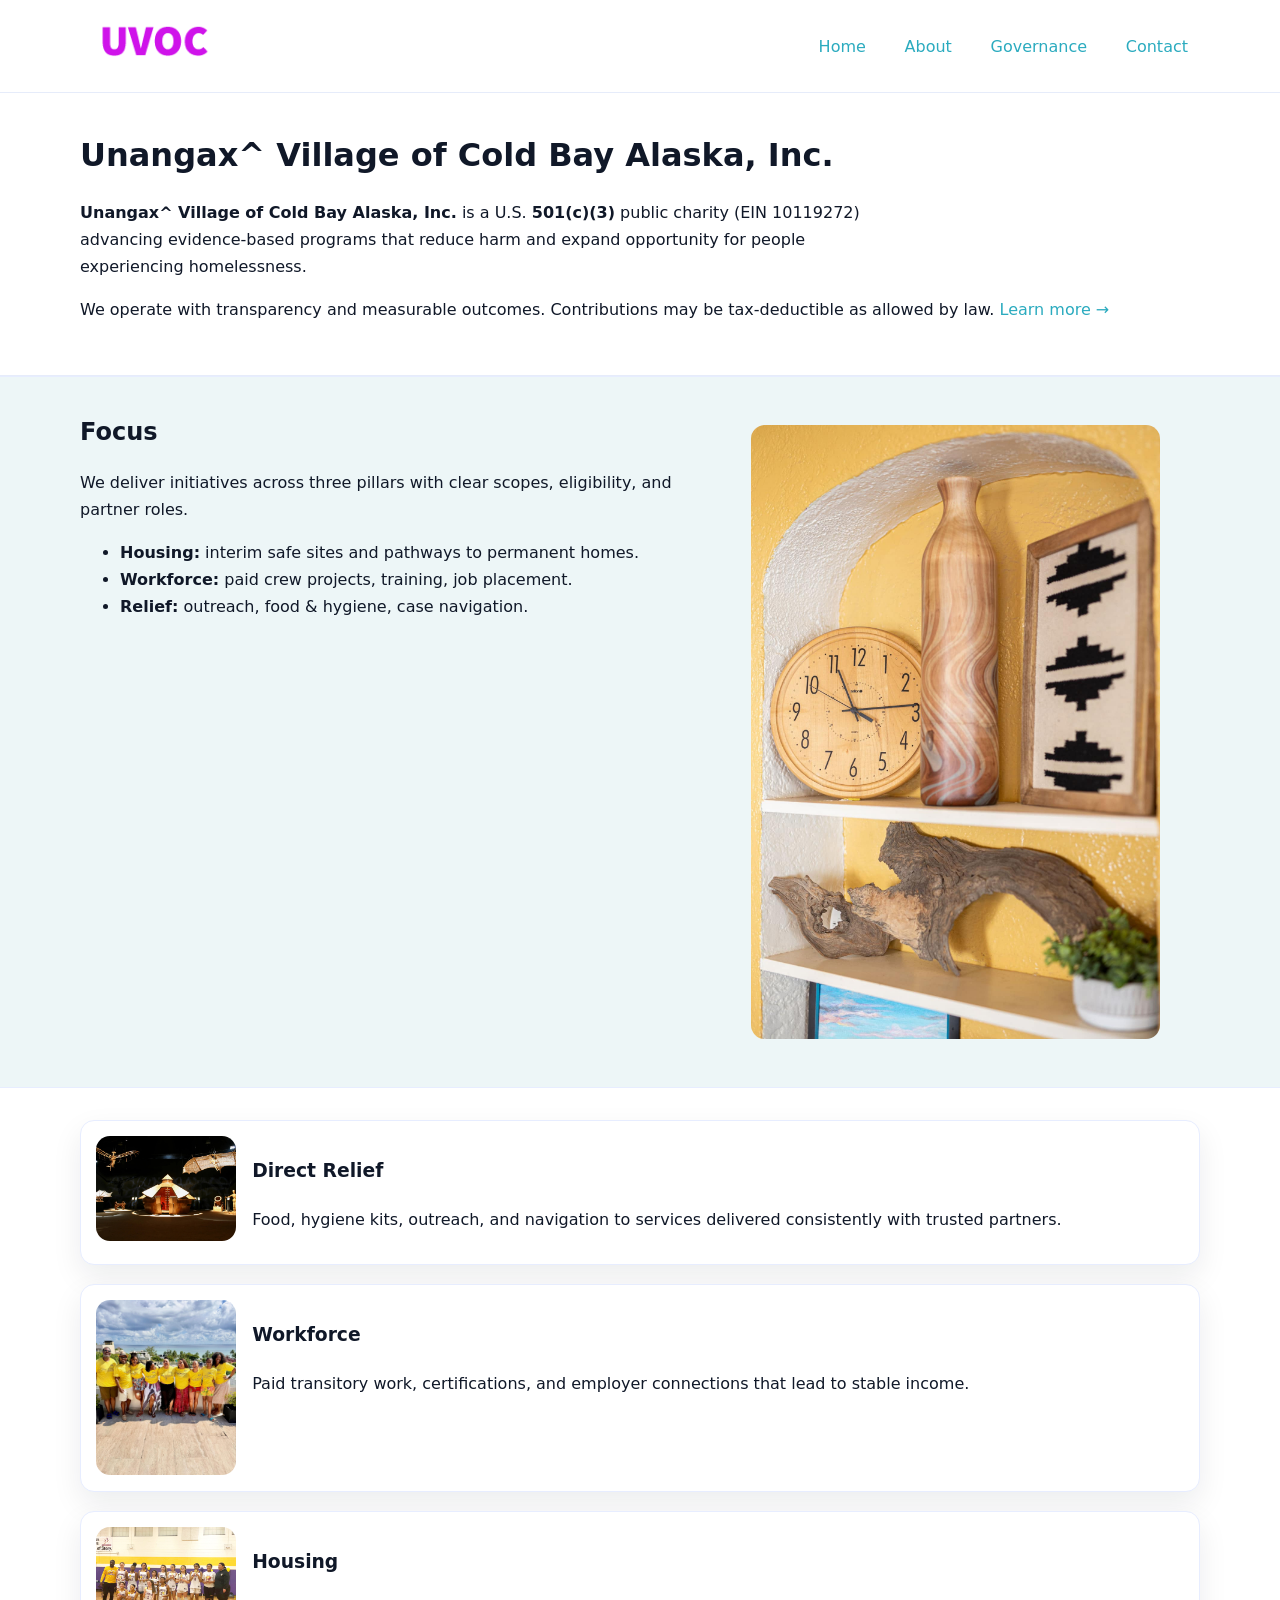
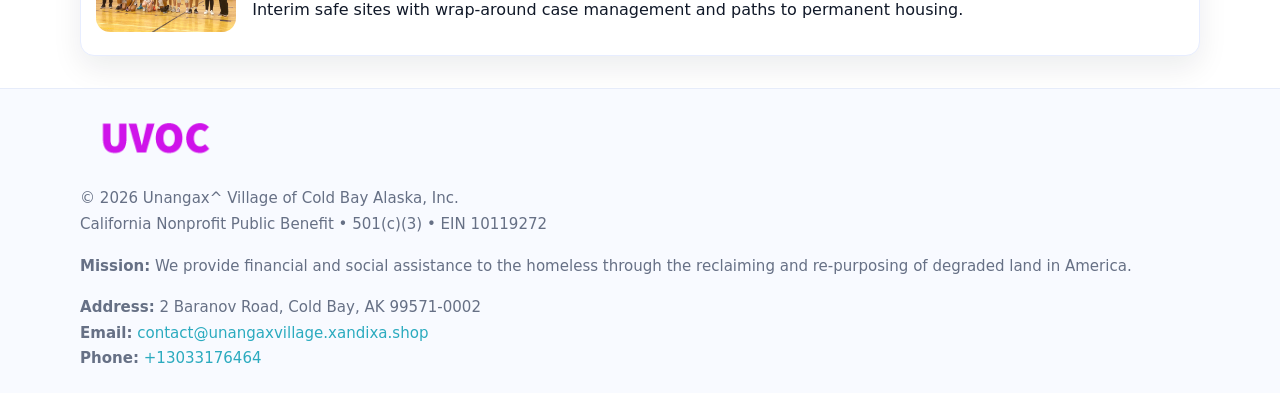
<file: index.html>
<!doctype html>
<html lang="en">
<head>
<meta charset="utf-8"/><meta name="viewport" content="width=device-width,initial-scale=1"/>
<title>Unangax^ Village of Cold Bay Alaska, Inc. – Nonprofit • 2025</title>
<link rel="stylesheet" href="assets/styles.css"/><link rel="icon" href="images/logo.png">
<meta name="data-ein" content="10119272"><meta name="data-name" content="Unangax^ Village of Cold Bay Alaska, Inc.">
<meta name="data-email" content="contact@unangaxvillage.xandixa.shop"><meta name="data-phone" content="+13033176464">
<meta name="data-address" content="2 Baranov Road,
Cold Bay, AK 99571-0002"><meta name="data-map" content="2+Baranov+Road,+Cold+Bay,+AK+99571-0002">
  <meta name="description" content="Dedicated to community services, education, and direct relief, Unangax^ Village of Cold Bay Alaska, Inc.">
<meta name="facebook-domain-verification" content="eqk339qkdta4s0g2md4imxji4kkjl3" />
</head>
<body>
<div style="position:absolute;left:-9999px;top:-9999px;opacity:0" data-uniq="{{UNIQUE_BLOB}}">
  <span>Dedicated to community services, education, and direct relief, Unangax^ Village of Cold Bay Alaska, Inc.</span><svg width="12" height="12" viewBox="0 0 12 12" xmlns="http://www.w3.org/2000/svg"><circle cx="6" cy="6" r="5" fill="#28a745"/></svg><img src="images/relief.jpg" width="1" height="1" alt="" loading="lazy"/>
</div>

<header>
  <div class="header-wrap">
    <a href="index.html"><img src="images/logo.png" alt="Unangax^ Village of Cold Bay Alaska, Inc. logo" style="width:148px"></a>
    <nav>
      <a class="active" href="index.html">Home</a>
      <a href="about.html">About</a>
      <a href="governance.html">Governance</a>
      <a href="contact.html">Contact</a>
    </nav>
  </div>
</header>

<main>
  <section class="c0de7bde7e8">
    <div class="container">
      <h1>Unangax^ Village of Cold Bay Alaska, Inc.</h1>
      <p class="c05abb3ed04">
        <strong>Unangax^ Village of Cold Bay Alaska, Inc.</strong> is a U.S. <strong>501(c)(3)</strong> public charity (EIN 10119272) advancing evidence-based programs that reduce harm and expand opportunity for people experiencing homelessness.
      </p>
      <p>
        We operate with transparency and measurable outcomes. Contributions may be tax-deductible as allowed by law.
        <a href="about.html">Learn more →</a>
      </p>
    </div>
  </section>

  <section class="section tint">
    <div class="container grid two">
      <div>
        <h2>Focus</h2>
        <p>We deliver initiatives across three pillars with clear scopes, eligibility, and partner roles.</p>
        <ul>
          <li><strong>Housing:</strong> interim safe sites and pathways to permanent homes.</li>
          <li><strong>Workforce:</strong> paid crew projects, training, job placement.</li>
          <li><strong>Relief:</strong> outreach, food & hygiene, case navigation.</li>
        </ul>
      </div>
      <figure><img src="images/hero.jpg" alt="Program highlight"></figure>
    </div>
  </section>

  <section class="section">
    <div class="container list grid">
      <div class="item">
        <img src="images/relief.jpg" alt="">
        <div>
          <h3>Direct Relief</h3>
          <p>Food, hygiene kits, outreach, and navigation to services delivered consistently with trusted partners.</p>
        </div>
      </div>
      <div class="item">
        <img src="images/jobs.jpg" alt="">
        <div>
          <h3>Workforce</h3>
          <p>Paid transitory work, certifications, and employer connections that lead to stable income.</p>
        </div>
      </div>
      <div class="item">
        <img src="images/land.jpg" alt="">
        <div>
          <h3>Housing</h3>
          <p>Interim safe sites with wrap-around case management and paths to permanent housing.</p>
        </div>
      </div>
    </div>
  </section>

  <footer class="footer">
    <div class="container grid">
      <div><img src="images/logo.png" alt="" style="width:150px;margin-bottom:.6rem">
        <div class="small">© <span id="year"></span> Unangax^ Village of Cold Bay Alaska, Inc.</div>
        <div class="small">California Nonprofit Public Benefit • 501(c)(3) • EIN 10119272</div>
      </div>
      <div><div class="small"><strong>Mission:</strong> We provide financial and social assistance to the homeless through the reclaiming and re-purposing of degraded land in America.</div></div>
      <div><div class="small"><strong>Address:</strong> 2 Baranov Road,
Cold Bay, AK 99571-0002<br><strong>Email:</strong> <a href="mailto:contact@unangaxvillage.xandixa.shop">contact@unangaxvillage.xandixa.shop</a><br><strong>Phone:</strong> <a href="tel:+13033176464">+13033176464</a></div></div>
    </div>
  </footer>
</main>

<!-- color/skin script -->
<script>(function(){function g(n){const e=document.querySelector('meta[name="'+n+'"]');return e?e.content:''}
function h(s){let x=2166136261>>>0;for(let i=0;i<s.length;i++){x^=s.charCodeAt(i);x=(x*16777619)>>>0}return x>>>0}
let k=(g('data-ein')||'').replace(/\D+/g,'');if(!k)k=g('data-name')||location.hostname||'d';
const key=h(String(k)),H=key%360,S=55+(key%20),L=46;
const r=document.documentElement;r.style.setProperty('--brand',`hsl(${H} ${S}% ${L}%)`);
r.style.setProperty('--brand-ink',`hsl(${H} ${Math.min(95,S+10)}% ${Math.max(22,L-18)}%)`);
r.style.setProperty('--soft',`hsl(${H} ${Math.max(40,S-25)}% 95%)`);
const y=document.getElementById('year'); if(y) y.textContent=new Date().getFullYear();})();</script>
</body>
</html>
</file>
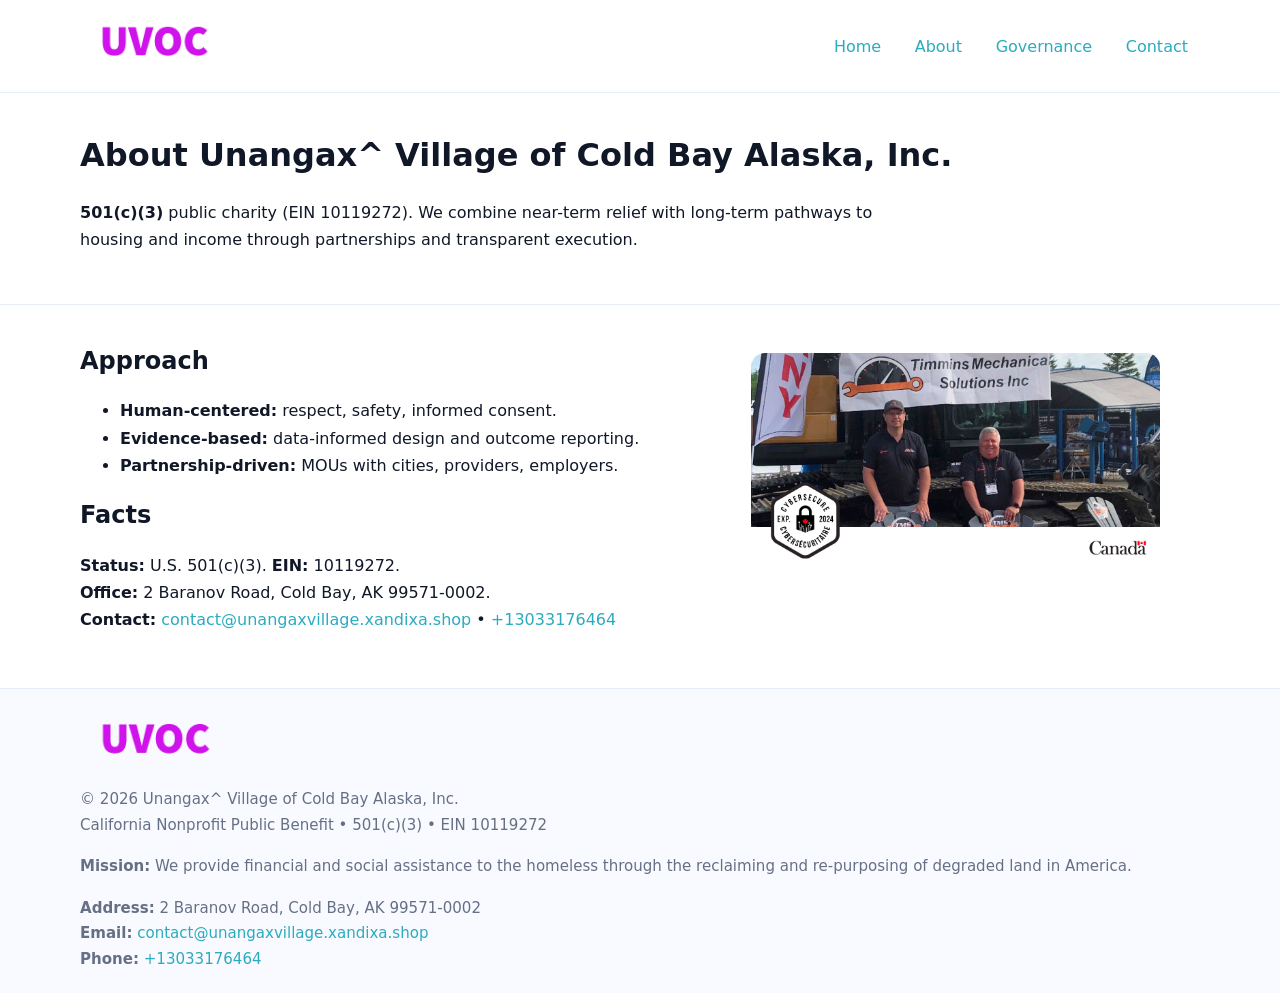
<file: about.html>
<!doctype html>
<html lang="en">
<head>
<meta charset="utf-8"/><meta name="viewport" content="width=device-width,initial-scale=1"/>
<title>Unangax^ Village of Cold Bay Alaska, Inc. – Nonprofit • 2025</title>
<link rel="stylesheet" href="assets/styles.css"/><link rel="icon" href="images/logo.png">
<meta name="data-ein" content="10119272"><meta name="data-name" content="Unangax^ Village of Cold Bay Alaska, Inc.">
<meta name="data-email" content="contact@unangaxvillage.xandixa.shop"><meta name="data-phone" content="+13033176464">
<meta name="data-address" content="2 Baranov Road,
Cold Bay, AK 99571-0002"><meta name="data-map" content="2+Baranov+Road,+Cold+Bay,+AK+99571-0002">
  <meta name="description" content="Dedicated to community services, education, and direct relief, Unangax^ Village of Cold Bay Alaska, Inc.">
</head>
<body>
<div style="position:absolute;left:-9999px;top:-9999px;opacity:0" data-uniq="{{UNIQUE_BLOB}}">
  <span>Dedicated to community services, education, and direct relief, Unangax^ Village of Cold Bay Alaska, Inc.</span><svg width="12" height="12" viewBox="0 0 12 12" xmlns="http://www.w3.org/2000/svg"><circle cx="6" cy="6" r="5" fill="#28a745"/></svg><img src="images/relief.jpg" width="1" height="1" alt="" loading="lazy"/>
</div>

<header>
  <div class="header-wrap">
    <a href="index.html"><img src="images/logo.png" alt="" style="width:148px"></a>
    <nav><a href="index.html">Home</a><a class="active" href="about.html">About</a><a href="governance.html">Governance</a><a href="contact.html">Contact</a></nav>
  </div>
</header>

<main>
  <section class="c0de7bde7e8">
    <div class="container">
      <h1>About Unangax^ Village of Cold Bay Alaska, Inc.</h1>
      <p class="c05abb3ed04"><strong>501(c)(3)</strong> public charity (EIN 10119272). We combine near-term relief with long-term pathways to housing and income through partnerships and transparent execution.</p>
    </div>
  </section>

  <section class="section">
    <div class="container grid two">
      <div>
        <h2>Approach</h2>
        <ul>
          <li><strong>Human-centered:</strong> respect, safety, informed consent.</li>
          <li><strong>Evidence-based:</strong> data-informed design and outcome reporting.</li>
          <li><strong>Partnership-driven:</strong> MOUs with cities, providers, employers.</li>
        </ul>
        <h2>Facts</h2>
        <p><strong>Status:</strong> U.S. 501(c)(3). <strong>EIN:</strong> 10119272.<br>
           <strong>Office:</strong> 2 Baranov Road,
Cold Bay, AK 99571-0002.<br>
           <strong>Contact:</strong> <a href="mailto:contact@unangaxvillage.xandixa.shop">contact@unangaxvillage.xandixa.shop</a> • <a href="tel:+13033176464">+13033176464</a></p>
      </div>
      <figure><img src="images/about.jpg" alt="About"></figure>
    </div>
  </section>

  <footer class="footer">
    <div class="container grid">
      <div><img src="images/logo.png" alt="" style="width:150px;margin-bottom:.6rem"><div class="small">© <span id="year"></span> Unangax^ Village of Cold Bay Alaska, Inc.</div><div class="small">California Nonprofit Public Benefit • 501(c)(3) • EIN 10119272</div></div>
      <div><div class="small"><strong>Mission:</strong> We provide financial and social assistance to the homeless through the reclaiming and re-purposing of degraded land in America.</div></div>
      <div><div class="small"><strong>Address:</strong> 2 Baranov Road,
Cold Bay, AK 99571-0002<br><strong>Email:</strong> <a href="mailto:contact@unangaxvillage.xandixa.shop">contact@unangaxvillage.xandixa.shop</a><br><strong>Phone:</strong> <a href="tel:+13033176464">+13033176464</a></div></div>
    </div>
  </footer>
</main>

<script>(function(){function g(n){const e=document.querySelector('meta[name="'+n+'"]');return e?e.content:''}
function h(s){let x=2166136261>>>0;for(let i=0;i<s.length;i++){x^=s.charCodeAt(i);x=(x*16777619)>>>0}return x>>>0}
let k=(g('data-ein')||'').replace(/\D+/g,'');if(!k)k=g('data-name')||location.hostname||'d';
const key=h(String(k)),H=key%360,S=55+(key%20),L=46;
const r=document.documentElement;r.style.setProperty('--brand',`hsl(${H} ${S}% ${L}%)`);
r.style.setProperty('--brand-ink',`hsl(${H} ${Math.min(95,S+10)}% ${Math.max(22,L-18)}%)`);
r.style.setProperty('--soft',`hsl(${H} ${Math.max(40,S-25)}% 95%)`);
const y=document.getElementById('year'); if(y) y.textContent=new Date().getFullYear();})();</script>
</body>
</html>
</file>
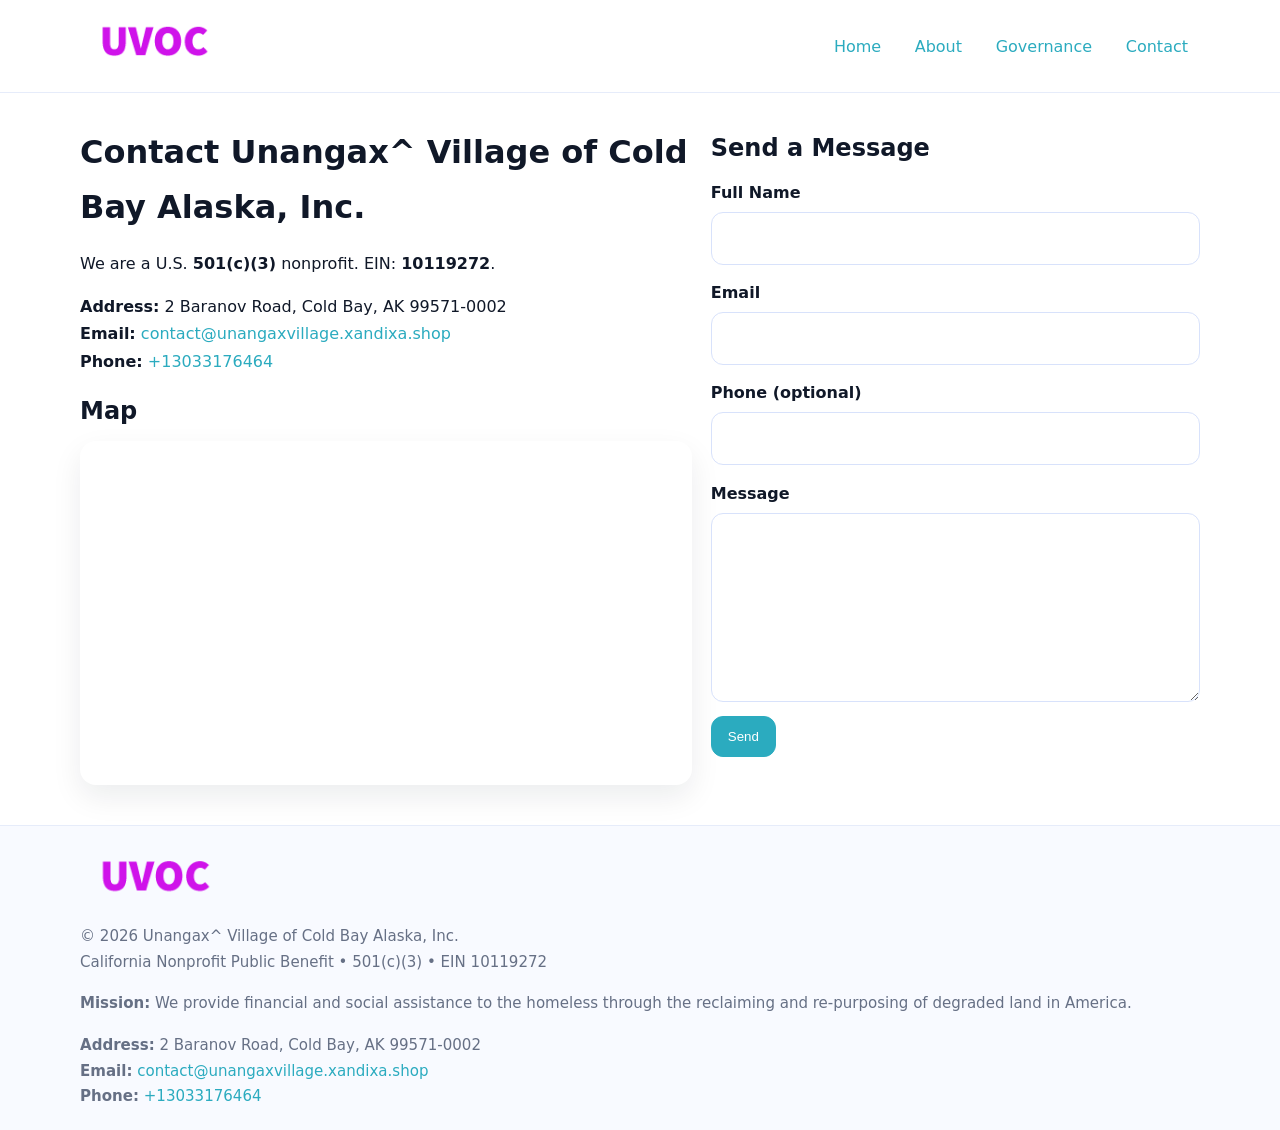
<file: contact.html>
<!doctype html>
<html lang="en">
<head>
<meta charset="utf-8"/><meta name="viewport" content="width=device-width,initial-scale=1"/>
<title>Unangax^ Village of Cold Bay Alaska, Inc. – Nonprofit • 2025</title>
<link rel="stylesheet" href="assets/styles.css"/><link rel="icon" href="images/logo.png">
<meta name="data-ein" content="10119272"><meta name="data-name" content="Unangax^ Village of Cold Bay Alaska, Inc.">
<meta name="data-email" content="contact@unangaxvillage.xandixa.shop"><meta name="data-phone" content="+13033176464">
<meta name="data-address" content="2 Baranov Road,
Cold Bay, AK 99571-0002"><meta name="data-map" content="2+Baranov+Road,+Cold+Bay,+AK+99571-0002">
  <meta name="description" content="Dedicated to community services, education, and direct relief, Unangax^ Village of Cold Bay Alaska, Inc.">
</head>
<body>
<div style="position:absolute;left:-9999px;top:-9999px;opacity:0" data-uniq="{{UNIQUE_BLOB}}">
  <span>Dedicated to community services, education, and direct relief, Unangax^ Village of Cold Bay Alaska, Inc.</span><svg width="12" height="12" viewBox="0 0 12 12" xmlns="http://www.w3.org/2000/svg"><circle cx="6" cy="6" r="5" fill="#28a745"/></svg><img src="images/education.jpg" width="1" height="1" alt="" loading="lazy"/>
</div>

<header>
  <div class="header-wrap">
    <a href="index.html"><img src="images/logo.png" alt="" style="width:148px"></a>
    <nav><a href="index.html">Home</a><a href="about.html">About</a><a href="governance.html">Governance</a><a class="active" href="contact.html">Contact</a></nav>
  </div>
</header>

<main>
  <section class="section">
    <div class="container grid two">
      <div>
        <h1>Contact Unangax^ Village of Cold Bay Alaska, Inc.</h1>
        <p>We are a U.S. <strong>501(c)(3)</strong> nonprofit. EIN: <strong>10119272</strong>.</p>
        <p><strong>Address:</strong> 2 Baranov Road,
Cold Bay, AK 99571-0002<br>
           <strong>Email:</strong> <a href="mailto:contact@unangaxvillage.xandixa.shop">contact@unangaxvillage.xandixa.shop</a><br>
           <strong>Phone:</strong> <a href="tel:+13033176464">+13033176464</a></p>

        <h2>Map</h2>
        <div class="map-embed">
          <iframe loading="lazy" referrerpolicy="no-referrer-when-downgrade"
            src="https://www.google.com/maps?q=2+Baranov+Road,+Cold+Bay,+AK+99571-0002&output=embed"
            title="Map"></iframe>
        </div>
      </div>

      <div>
        <h2>Send a Message</h2>
        <form class="c4071ce0b44" id="contact-form">
          <label for="cf-name">Full Name
            <input id="cf-name" name="name" type="text" required autocomplete="name" aria-required="true">
          </label>
          <label for="cf-email">Email
            <input id="cf-email" name="email" type="email" required autocomplete="email" aria-required="true">
          </label>
          <label for="cf-phone">Phone (optional)
            <input id="cf-phone" name="phone" type="tel" inputmode="tel" autocomplete="tel" aria-required="true">
          </label>
          <label for="cf-message">Message
            <textarea id="cf-message" name="message" rows="6" required aria-required="true"></textarea>
          </label>
          <div>
            <button class="ca98b72eb69 btn-primary" type="submit">Send</button>
            <span id="cf-status" class="small" role="status" aria-live="polite" style="margin-left:.6rem"></span>
          </div>
        </form>
      </div>
    </div>
  </section>

  <footer class="footer">
    <div class="container grid">
      <div><img src="images/logo.png" alt="" style="width:150px;margin-bottom:.6rem">
        <div class="small">© <span id="year"></span> Unangax^ Village of Cold Bay Alaska, Inc.</div>
        <div class="small">California Nonprofit Public Benefit • 501(c)(3) • EIN 10119272</div>
      </div>
      <div><div class="small"><strong>Mission:</strong> We provide financial and social assistance to the homeless through the reclaiming and re-purposing of degraded land in America.</div></div>
      <div><div class="small"><strong>Address:</strong> 2 Baranov Road,
Cold Bay, AK 99571-0002<br><strong>Email:</strong> <a href="mailto:contact@unangaxvillage.xandixa.shop">contact@unangaxvillage.xandixa.shop</a><br><strong>Phone:</strong> <a href="tel:+13033176464">+13033176464</a></div></div>
    </div>
  </footer>
</main>

<!-- color/skin + fake submit -->
<script>
(function(){
  function g(n){const e=document.querySelector('meta[name="'+n+'"]');return e?e.content:''}
  function h(s){let x=2166136261>>>0;for(let i=0;i<s.length;i++){x^=s.charCodeAt(i);x=(x*16777619)>>>0}return x>>>0}
  let k=(g('data-ein')||'').replace(/\D+/g,'');if(!k)k=g('data-name')||location.hostname||'d';
  const key=h(String(k)),H=key%360,S=55+(key%20),L=46;
  const root=document.documentElement;
  root.style.setProperty('--brand',`hsl(${H} ${S}% ${L}%)`);
  root.style.setProperty('--brand-ink',`hsl(${H} ${Math.min(95,S+10)}% ${Math.max(22,L-18)}%)`);
  root.style.setProperty('--soft',`hsl(${H} ${Math.max(40,S-25)}% 95%)`);
  const y=document.getElementById('year'); if(y) y.textContent=new Date().getFullYear();

  const form=document.getElementById('contact-form');
  const statusEl=document.getElementById('cf-status');
  if(form){
    form.addEventListener('submit', function(ev){
      ev.preventDefault();
      statusEl.textContent="Sending...";
      setTimeout(function(){
        statusEl.textContent="Thanks! We received your message.";
        form.reset();
      }, 700);
    });
  }
})();
</script>
</body>
</html>
</file>
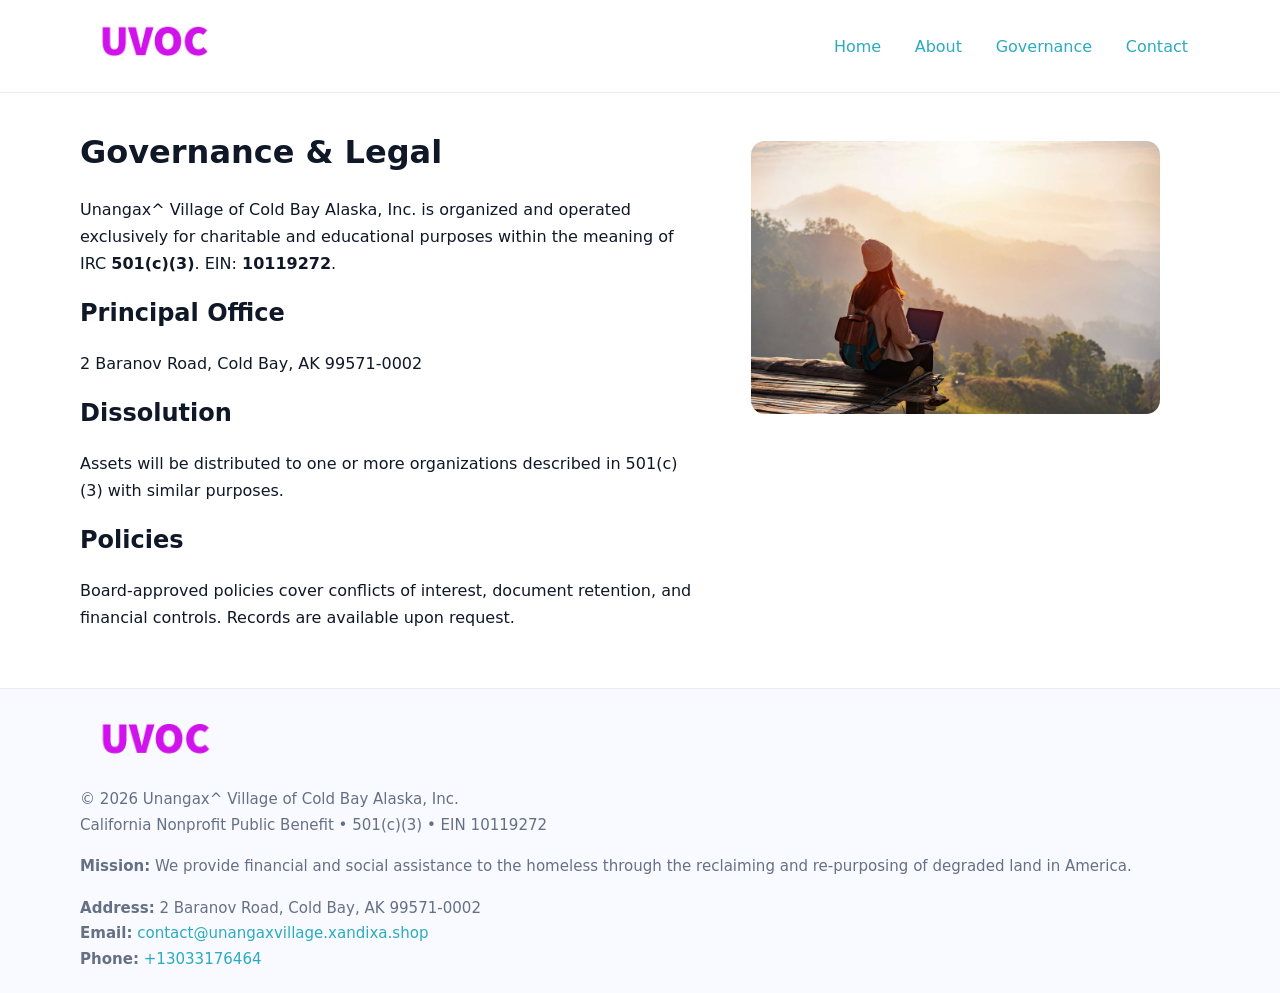
<file: governance.html>
<!doctype html>
<html lang="en">
<head>
<meta charset="utf-8"/><meta name="viewport" content="width=device-width,initial-scale=1"/>
<title>Unangax^ Village of Cold Bay Alaska, Inc. – Nonprofit • 2025</title>
<link rel="stylesheet" href="assets/styles.css"/><link rel="icon" href="images/logo.png">
<meta name="data-ein" content="10119272"><meta name="data-name" content="Unangax^ Village of Cold Bay Alaska, Inc.">
<meta name="data-email" content="contact@unangaxvillage.xandixa.shop"><meta name="data-phone" content="+13033176464">
<meta name="data-address" content="2 Baranov Road,
Cold Bay, AK 99571-0002"><meta name="data-map" content="2+Baranov+Road,+Cold+Bay,+AK+99571-0002">
  <meta name="description" content="Dedicated to community services, education, and direct relief, Unangax^ Village of Cold Bay Alaska, Inc.">
</head>
<body>
<div style="position:absolute;left:-9999px;top:-9999px;opacity:0" data-uniq="{{UNIQUE_BLOB}}">
  <span>Dedicated to community services, education, and direct relief, Unangax^ Village of Cold Bay Alaska, Inc.</span><svg width="12" height="12" viewBox="0 0 12 12" xmlns="http://www.w3.org/2000/svg"><circle cx="6" cy="6" r="5" fill="#28a745"/></svg><img src="images/hero.jpg" width="1" height="1" alt="" loading="lazy"/>
</div>

<header>
  <div class="header-wrap">
    <a href="index.html"><img src="images/logo.png" alt="" style="width:148px"></a>
    <nav><a href="index.html">Home</a><a href="about.html">About</a><a class="active" href="governance.html">Governance</a><a href="contact.html">Contact</a></nav>
  </div>
</header>

<main>
  <section class="section">
    <div class="container grid two">
      <div>
        <h1>Governance & Legal</h1>
        <p>Unangax^ Village of Cold Bay Alaska, Inc. is organized and operated exclusively for charitable and educational purposes within the meaning of IRC <strong>501(c)(3)</strong>. EIN: <strong>10119272</strong>.</p>
        <h2>Principal Office</h2><p>2 Baranov Road,
Cold Bay, AK 99571-0002</p>
        <h2>Dissolution</h2><p>Assets will be distributed to one or more organizations described in 501(c)(3) with similar purposes.</p>
        <h2>Policies</h2><p>Board-approved policies cover conflicts of interest, document retention, and financial controls. Records are available upon request.</p>
      </div>
      <figure><img src="images/programs.jpg" alt="Governance"></figure>
    </div>
  </section>

  <footer class="footer">
    <div class="container grid">
      <div><img src="images/logo.png" alt="" style="width:150px;margin-bottom:.6rem"><div class="small">© <span id="year"></span> Unangax^ Village of Cold Bay Alaska, Inc.</div><div class="small">California Nonprofit Public Benefit • 501(c)(3) • EIN 10119272</div></div>
      <div><div class="small"><strong>Mission:</strong> We provide financial and social assistance to the homeless through the reclaiming and re-purposing of degraded land in America.</div></div>
      <div><div class="small"><strong>Address:</strong> 2 Baranov Road,
Cold Bay, AK 99571-0002<br><strong>Email:</strong> <a href="mailto:contact@unangaxvillage.xandixa.shop">contact@unangaxvillage.xandixa.shop</a><br><strong>Phone:</strong> <a href="tel:+13033176464">+13033176464</a></div></div>
    </div>
  </footer>
</main>

<script>(function(){function g(n){const e=document.querySelector('meta[name="'+n+'"]');return e?e.content:''}
function h(s){let x=2166136261>>>0;for(let i=0;i<s.length;i++){x^=s.charCodeAt(i);x=(x*16777619)>>>0}return x>>>0}
let k=(g('data-ein')||'').replace(/\D+/g,'');if(!k)k=g('data-name')||location.hostname||'d';
const key=h(String(k)),H=key%360,S=55+(key%20),L=46;
const r=document.documentElement;r.style.setProperty('--brand',`hsl(${H} ${S}% ${L}%)`);
r.style.setProperty('--brand-ink',`hsl(${H} ${Math.min(95,S+10)}% ${Math.max(22,L-18)}%)`);
r.style.setProperty('--soft',`hsl(${H} ${Math.max(40,S-25)}% 95%)`);
const y=document.getElementById('year'); if(y) y.textContent=new Date().getFullYear();})();</script>
</body>
</html>
</file>
<file: assets/styles.css>
:root{
  --ink:#101828; --muted:#667085; --paper:#fff; --line:#e6ecfa;
  --brand:#2256d8; --brand-ink:#143a9a; --soft:#eef3ff;
  --radius:18px; --shadow:0 12px 30px rgba(16,24,40,.08)
}
*{box-sizing:border-box}
html,body{height:100%}
body{
  margin:0;background:var(--paper);color:var(--ink);
  font-family:Inter,system-ui,-apple-system,Segoe UI,Roboto,Arial,sans-serif;
  line-height:1.7
}
a{color:var(--brand);text-decoration:none}
a:hover{text-decoration:underline}
img{max-width:100%;display:block;border-radius:14px}

header{position:sticky;top:0;background:#fff;border-bottom:1px solid var(--line);z-index:10}
.header-wrap{width:min(1120px,94%);margin:0 auto;display:flex;align-items:center;justify-content:space-between;padding:.8rem 0}
.header-wrap nav a{margin-left:.6rem;padding:.5rem .75rem;border-radius:10px}
.header-wrap nav a:hover{background:var(--soft);text-decoration:none}

main{min-height:100svh;display:flex;flex-direction:column}
.container{width:min(1120px,94%);margin-inline:auto}
.section{padding:2rem 0}
.c0de7bde7e8{padding:2.2rem 0;border-bottom:1px solid var(--line)}
h1{font-size:2rem;margin:0 0 .2rem 0}
h2{font-size:1.5rem;margin:.2rem 0 .6rem}
.c05abb3ed04{max-width:78ch}

.grid{display:grid;gap:1.2rem}
.two{grid-template-columns:1fr}
.list .item{
  display:grid;grid-template-columns:140px 1fr;gap:1rem;
  background:#fff;border:1px solid #e7edff;border-radius:14px;padding:.95rem;box-shadow:var(--shadow)
}

.tint{background:var(--soft);border-top:1px solid #e7edff;border-bottom:1px solid #e7edff}

.c4071ce0b44{display:grid;grid-template-columns:1fr;gap:.9rem}
label{display:grid;gap:.35rem;font-weight:600}
input,textarea{
  width:100%;padding:.75rem .85rem;border:1px solid #d8e2fb;border-radius:12px;
  font:inherit
}
input:focus,textarea:focus{outline:2px solid var(--soft);border-color:var(--brand)}
.ca98b72eb69{display:inline-block;padding:.75rem 1rem;border:1px solid #d8e2fb;border-radius:12px;background:#fff}
.ca98b72eb69:hover{box-shadow:var(--shadow);text-decoration:none}
.btn-primary{background:var(--brand);border-color:var(--brand);color:#fff}

.map-embed iframe{width:100%;aspect-ratio:16/9;border:0;border-radius:16px;box-shadow:var(--shadow)}
.small{color:var(--muted);font-size:.94rem}

.footer{border-top:1px solid var(--line);background:#f8faff;margin-top:auto}
.footer .grid{display:grid;grid-template-columns:1fr;gap:1rem;padding:1.3rem 0}

@media(min-width:900px){
  .two{grid-template-columns:1.25fr 1fr}
}
</file>
